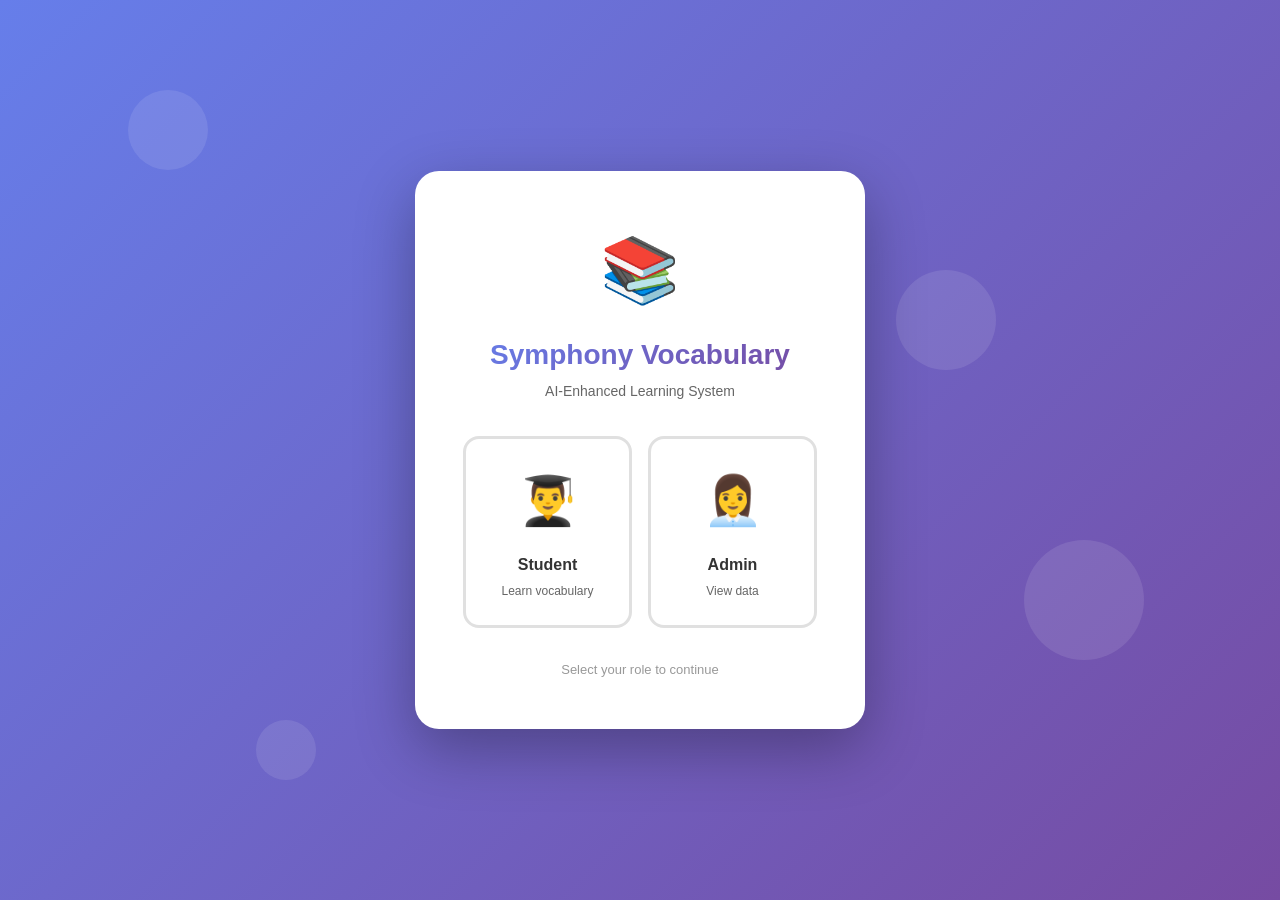
<file: index.html>
<!DOCTYPE html>
<html lang="en">
<head>
    <meta charset="UTF-8">
    <meta name="viewport" content="width=device-width, initial-scale=1.0">
    <title>Symphony Vocabulary Learning System</title>
    <link rel="stylesheet" href="css/main.css">
    <style>
        body {
            margin: 0;
            padding: 0;
            min-height: 100vh;
            display: flex;
            align-items: center;
            justify-content: center;
            background: linear-gradient(135deg, #667eea 0%, #764ba2 100%);
            overflow: hidden;
        }
        
        .background-animation {
            position: fixed;
            top: 0;
            left: 0;
            width: 100%;
            height: 100%;
            z-index: 0;
            overflow: hidden;
        }
        
        .floating-shape {
            position: absolute;
            background: rgba(255, 255, 255, 0.1);
            border-radius: 50%;
            animation: float 15s infinite ease-in-out;
        }
        
        .shape1 { width: 80px; height: 80px; top: 10%; left: 10%; animation-delay: 0s; }
        .shape2 { width: 120px; height: 120px; top: 60%; left: 80%; animation-delay: 2s; }
        .shape3 { width: 60px; height: 60px; top: 80%; left: 20%; animation-delay: 4s; }
        .shape4 { width: 100px; height: 100px; top: 30%; left: 70%; animation-delay: 1s; }
        
        @keyframes float {
            0%, 100% { transform: translateY(0) translateX(0); }
            25% { transform: translateY(-30px) translateX(20px); }
            50% { transform: translateY(-60px) translateX(-20px); }
            75% { transform: translateY(-30px) translateX(20px); }
        }
        
        .login-container {
            position: relative;
            z-index: 1;
            background: white;
            border-radius: 24px;
            box-shadow: 0 20px 60px rgba(0, 0, 0, 0.3);
            padding: 48px;
            max-width: 450px;
            width: 90%;
            animation: slideUp 0.6s ease-out;
        }
        
        @keyframes slideUp {
            from { opacity: 0; transform: translateY(30px); }
            to { opacity: 1; transform: translateY(0); }
        }
        
        .logo { text-align: center; margin-bottom: 32px; }
        .logo-icon { font-size: 64px; margin-bottom: 16px; }
        .logo h1 {
            font-size: 28px;
            margin: 0 0 8px 0;
            background: linear-gradient(135deg, #667eea, #764ba2);
            -webkit-background-clip: text;
            -webkit-text-fill-color: transparent;
        }
        .logo p { font-size: 14px; color: #666; margin: 0; }
        
        .role-selector {
            display: grid;
            grid-template-columns: 1fr 1fr;
            gap: 16px;
            margin-bottom: 32px;
        }
        
        .role-card {
            padding: 24px 16px;
            border: 3px solid #e0e0e0;
            border-radius: 16px;
            cursor: pointer;
            transition: all 0.3s;
            text-align: center;
        }
        
        .role-card:hover {
            border-color: #667eea;
            background: rgba(102, 126, 234, 0.05);
            transform: translateY(-4px);
            box-shadow: 0 8px 16px rgba(102, 126, 234, 0.2);
        }
        
        .role-card.selected {
            border-color: #667eea;
            background: rgba(102, 126, 234, 0.1);
        }
        
        .role-icon { font-size: 48px; margin-bottom: 12px; }
        .role-title { font-weight: 700; font-size: 16px; margin-bottom: 4px; }
        .role-description { font-size: 12px; color: #666; }
        
        .login-form { display: none; }
        .login-form.active { display: block; animation: fadeIn 0.4s ease-out; }
        
        @keyframes fadeIn {
            from { opacity: 0; }
            to { opacity: 1; }
        }
        
        .form-group { margin-bottom: 24px; }
        .form-label {
            display: block;
            margin-bottom: 8px;
            font-weight: 600;
            font-size: 14px;
            color: #333;
        }
        
        .form-input {
            width: 100%;
            padding: 14px 16px;
            font-size: 16px;
            border: 2px solid #e0e0e0;
            border-radius: 12px;
            transition: all 0.3s;
            font-family: inherit;
        }
        
        .form-input:focus {
            outline: none;
            border-color: #667eea;
            box-shadow: 0 0 0 4px rgba(102, 126, 234, 0.1);
        }
        
        .btn-login {
            width: 100%;
            padding: 16px;
            background: linear-gradient(135deg, #667eea, #764ba2);
            color: white;
            border: none;
            border-radius: 12px;
            font-size: 16px;
            font-weight: 700;
            cursor: pointer;
            transition: all 0.3s;
            box-shadow: 0 4px 12px rgba(102, 126, 234, 0.4);
        }
        
        .btn-login:hover {
            transform: translateY(-2px);
            box-shadow: 0 6px 16px rgba(102, 126, 234, 0.5);
        }
        
        .back-button { margin-top: 16px; text-align: center; }
        .back-link { color: #667eea; font-size: 14px; cursor: pointer; text-decoration: none; }
        .back-link:hover { text-decoration: underline; }
        .info-text { text-align: center; margin-top: 24px; font-size: 13px; color: #999; }
    </style>
</head>
<body>

<div class="background-animation">
    <div class="floating-shape shape1"></div>
    <div class="floating-shape shape2"></div>
    <div class="floating-shape shape3"></div>
    <div class="floating-shape shape4"></div>
</div>

<div class="login-container">
    <div class="logo">
        <div class="logo-icon">📚</div>
        <h1>Symphony Vocabulary</h1>
        <p>AI-Enhanced Learning System</p>
    </div>
    
    <div id="roleSelection">
        <div class="role-selector">
            <div class="role-card" onclick="selectRole('student')">
                <div class="role-icon">👨‍🎓</div>
                <div class="role-title">Student</div>
                <div class="role-description">Learn vocabulary</div>
            </div>
            
            <div class="role-card" onclick="selectRole('admin')">
                <div class="role-icon">👩‍💼</div>
                <div class="role-title">Admin</div>
                <div class="role-description">View data</div>
            </div>
        </div>
        <div class="info-text">Select your role to continue</div>
    </div>
    
    <div id="studentForm" class="login-form">
        <form onsubmit="loginStudent(event)">
            <div class="form-group">
                <label class="form-label">What's your name?</label>
                <input type="text" id="studentName" class="form-input" placeholder="Enter your name" required>
            </div>
            <button type="submit" class="btn-login">Start Learning 🚀</button>
        </form>
        <div class="back-button">
            <a class="back-link" onclick="backToRoleSelection()">← Back</a>
        </div>
    </div>
    
    <div id="adminForm" class="login-form">
        <form onsubmit="loginAdmin(event)">
            <div class="form-group">
                <label class="form-label">Username</label>
                <input type="text" id="adminUsername" class="form-input" placeholder="Enter username" required>
            </div>
            <div class="form-group">
                <label class="form-label">Password</label>
                <input type="password" id="adminPassword" class="form-input" placeholder="Enter password" required>
            </div>
            <button type="submit" class="btn-login">Login as Admin</button>
        </form>
        <div class="back-button">
            <a class="back-link" onclick="backToRoleSelection()">← Back</a>
        </div>
        <div class="info-text" style="margin-top: 16px;">Default: admin / admin123</div>
    </div>
</div>

<script src="js/config.js"></script>
<script src="js/auth.js"></script>
<script>
function selectRole(role) {
    document.getElementById('roleSelection').style.display = 'none';
    if (role === 'student') {
        document.getElementById('studentForm').classList.add('active');
        document.getElementById('studentName').focus();
    } else {
        document.getElementById('adminForm').classList.add('active');
        document.getElementById('adminUsername').focus();
    }
}

function backToRoleSelection() {
    document.getElementById('roleSelection').style.display = 'block';
    document.getElementById('studentForm').classList.remove('active');
    document.getElementById('adminForm').classList.remove('active');
}

function loginStudent(event) {
    event.preventDefault();
    const name = document.getElementById('studentName').value.trim();
    if (!name) {
        alert('Please enter your name!');
        return;
    }
    
    // Wait for scripts to load
    if (typeof window.AUTH === 'undefined') {
        alert('System is still loading. Please wait a moment and try again.');
        return;
    }
    
    try {
        window.AUTH.loginStudent(name);
        
        // Delay redirect slightly to ensure data is saved
        setTimeout(() => {
            window.location.href = 'student-dashboard.html';
        }, 100);
    } catch (error) {
        alert('Login error: ' + error.message);
        console.error('Login error:', error);
    }
}

function loginAdmin(event) {
    event.preventDefault();
    const username = document.getElementById('adminUsername').value.trim();
    const password = document.getElementById('adminPassword').value;
    
    // Wait for scripts to load
    if (typeof window.AUTH === 'undefined') {
        alert('System is still loading. Please wait a moment and try again.');
        return;
    }
    
    try {
        const success = window.AUTH.loginAdmin(username, password);
        if (success) {
            setTimeout(() => {
                window.location.href = 'admin-dashboard.html';
            }, 100);
        } else {
            alert('Invalid credentials! Default is:\nUsername: admin\nPassword: admin123');
        }
    } catch (error) {
        alert('Login error: ' + error.message);
        console.error('Admin login error:', error);
    }
}
</script>
    </div>

<script src="js/config.js"></script>
<script src="js/auth.js"></script>

<script>
// Wait for everything to load
window.addEventListener('load', function() {
    console.log('Page loaded');
    console.log('CONFIG available:', typeof window.SYMPHONY_CONFIG);
    console.log('AUTH available:', typeof window.AUTH);
});

function selectRole(role) {
    document.getElementById('roleSelection').style.display = 'none';
    if (role === 'student') {
        document.getElementById('studentForm').classList.add('active');
        document.getElementById('studentName').focus();
    } else {
        document.getElementById('adminForm').classList.add('active');
        document.getElementById('adminUsername').focus();
    }
}

function backToRoleSelection() {
    document.getElementById('roleSelection').style.display = 'block';
    document.getElementById('studentForm').classList.remove('active');
    document.getElementById('adminForm').classList.remove('active');
}

function loginStudent(event) {
    event.preventDefault();
    
    const name = document.getElementById('studentName').value.trim();
    
    if (!name) {
        alert('Please enter your name!');
        return;
    }
    
    console.log('Attempting student login for:', name);
    
    // Check if AUTH is available
    if (typeof window.AUTH === 'undefined') {
        alert('System is loading. Please refresh the page and try again.');
        console.error('AUTH not loaded!');
        return;
    }
    
    try {
        console.log('Calling AUTH.loginStudent...');
        const student = window.AUTH.loginStudent(name);
        console.log('Login successful:', student);
        
        // Small delay before redirect
        setTimeout(function() {
            console.log('Redirecting to dashboard...');
            window.location.href = 'student-dashboard.html';
        }, 200);
        
    } catch (error) {
        console.error('Login error:', error);
        alert('Login error: ' + error.message + '\n\nPlease check the browser console (F12) for details.');
    }
}

function loginAdmin(event) {
    event.preventDefault();
    
    const username = document.getElementById('adminUsername').value.trim();
    const password = document.getElementById('adminPassword').value;
    
    console.log('Attempting admin login...');
    
    // Check if AUTH is available
    if (typeof window.AUTH === 'undefined') {
        alert('System is loading. Please refresh the page and try again.');
        console.error('AUTH not loaded!');
        return;
    }
    
    try {
        const success = window.AUTH.loginAdmin(username, password);
        
        if (success) {
            console.log('Admin login successful');
            setTimeout(function() {
                window.location.href = 'admin-dashboard.html';
            }, 200);
        } else {
            alert('Invalid credentials!\n\nDefault login:\nUsername: admin\nPassword: admin123');
        }
    } catch (error) {
        console.error('Admin login error:', error);
        alert('Login error: ' + error.message);
    }
}
<script src="js/config.js"></script>
<script src="js/auth.js"></script>

<script>
function selectRole(role) {
    document.getElementById('roleSelection').style.display = 'none';
    if (role === 'student') {
        document.getElementById('studentForm').classList.add('active');
        setTimeout(() => document.getElementById('studentName').focus(), 100);
    } else {
        document.getElementById('adminForm').classList.add('active');
        setTimeout(() => document.getElementById('adminUsername').focus(), 100);
    }
}

function backToRoleSelection() {
    document.getElementById('roleSelection').style.display = 'block';
    document.getElementById('studentForm').classList.remove('active');
    document.getElementById('adminForm').classList.remove('active');
}

function loginStudent(event) {
    event.preventDefault();
    
    const nameInput = document.getElementById('studentName');
    const name = nameInput.value.trim();
    
    if (!name) {
        alert('Please enter your name!');
        return;
    }
    
    // Wait for AUTH to be available
    if (typeof window.AUTH === 'undefined' || typeof window.SYMPHONY_CONFIG === 'undefined') {
        alert('System is still loading. Please wait a moment and try again.');
        setTimeout(() => location.reload(), 1000);
        return;
    }
    
    try {
        // Login the student
        window.AUTH.loginStudent(name);
        
        // Wait a bit before redirect
        setTimeout(() => {
            window.location.href = 'student-dashboard.html';
        }, 300);
        
    } catch (error) {
        alert('Login error: ' + error.message);
        console.error('Full error:', error);
    }
}

function loginAdmin(event) {
    event.preventDefault();
    
    const username = document.getElementById('adminUsername').value.trim();
    const password = document.getElementById('adminPassword').value;
    
    // Wait for AUTH to be available
    if (typeof window.AUTH === 'undefined' || typeof window.SYMPHONY_CONFIG === 'undefined') {
        alert('System is still loading. Please wait a moment and try again.');
        setTimeout(() => location.reload(), 1000);
        return;
    }
    
    try {
        const success = window.AUTH.loginAdmin(username, password);
        
        if (success) {
            setTimeout(() => {
                window.location.href = 'admin-dashboard.html';
            }, 300);
        } else {
            alert('Invalid credentials!\n\nDefault login:\nUsername: admin\nPassword: admin123');
        }
    } catch (error) {
        alert('Login error: ' + error.message);
        console.error('Full error:', error);
    }
}

// Ensure scripts are loaded
window.addEventListener('load', function() {
    console.log('Page loaded. AUTH available:', typeof window.AUTH !== 'undefined');
    console.log('CONFIG available:', typeof window.SYMPHONY_CONFIG !== 'undefined');
});
</script>

</body>
</html>

</body>
</html>
</body>
</html>
</file>
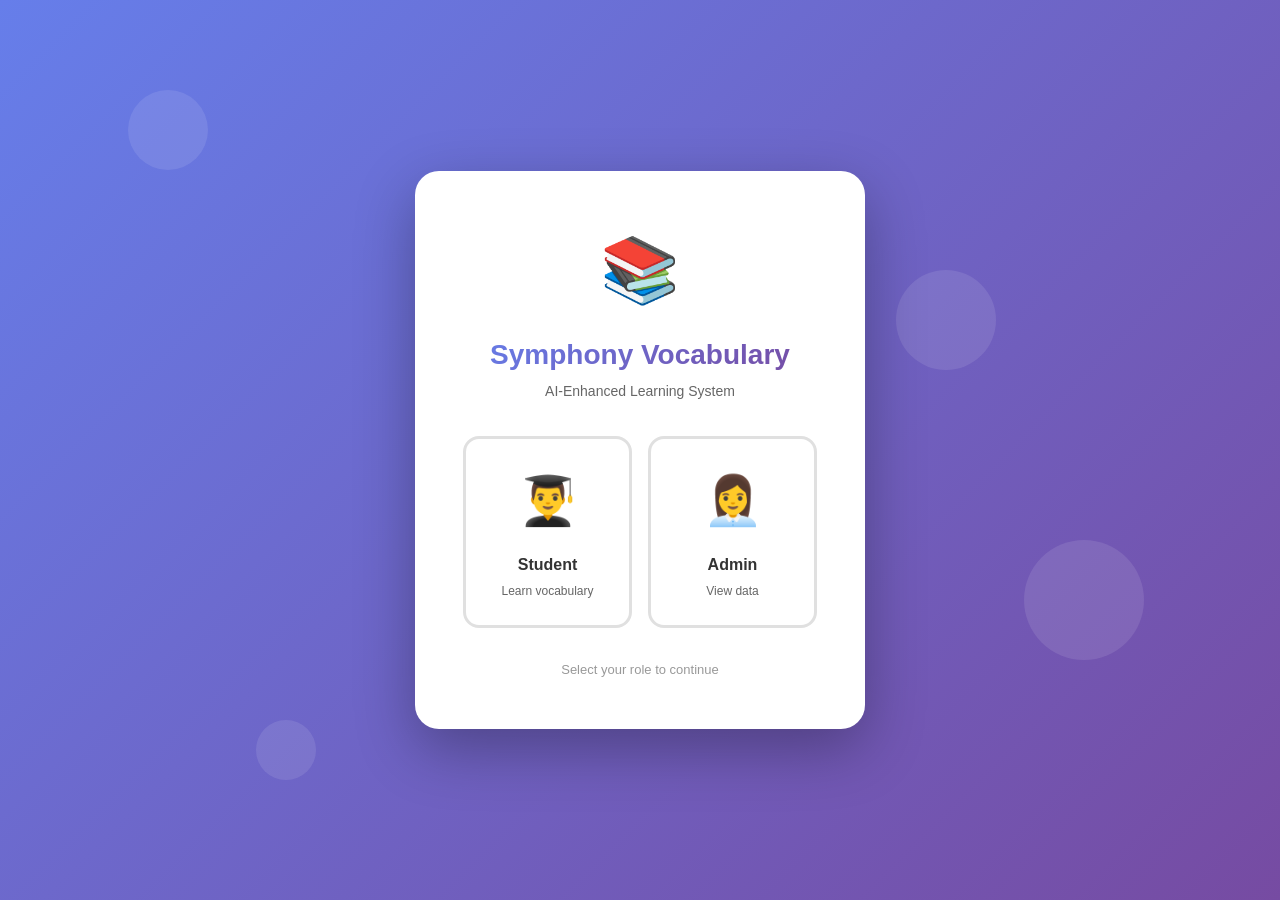
<file: admin Dashboard.html>
<!DOCTYPE html>
<html lang="en">
<head>
    <meta charset="UTF-8">
    <meta name="viewport" content="width=device-width, initial-scale=1.0">
    <title>Admin Dashboard - Symphony Vocab Research</title>
    <link rel="stylesheet" href="css/main.css">
    <style>
        body { background: #f5f7fa; }
        
        .admin-header {
            background: linear-gradient(135deg, #667eea 0%, #764ba2 100%);
            color: white;
            padding: 24px 0;
            box-shadow: 0 4px 20px rgba(0,0,0,0.1);
        }
        
        .admin-header-content {
            max-width: 1400px;
            margin: 0 auto;
            padding: 0 24px;
            display: flex;
            justify-content: space-between;
            align-items: center;
        }
        
        .admin-title h1 { font-size: 28px; margin: 0 0 4px 0; }
        .admin-title p { margin: 0; opacity: 0.9; font-size: 14px; }
        
        .admin-nav { display: flex; gap: 12px; }
        .admin-nav button {
            padding: 10px 20px;
            background: rgba(255,255,255,0.2);
            border: 2px solid rgba(255,255,255,0.3);
            color: white;
            border-radius: 8px;
            cursor: pointer;
            font-weight: 600;
            transition: all 0.3s;
        }
        .admin-nav button:hover { background: rgba(255,255,255,0.3); }
        
        .admin-container {
            max-width: 1400px;
            margin: 0 auto;
            padding: 32px 24px;
        }
        
        .stats-grid {
            display: grid;
            grid-template-columns: repeat(auto-fit, minmax(250px, 1fr));
            gap: 24px;
            margin-bottom: 32px;
        }
        
        .stat-card {
            background: white;
            padding: 24px;
            border-radius: 16px;
            box-shadow: 0 2px 8px rgba(0,0,0,0.04);
            border: 1px solid #e8ecef;
        }
        
        .stat-icon { font-size: 32px; margin-bottom: 12px; }
        .stat-label {
            font-size: 14px;
            color: #666;
            font-weight: 600;
            text-transform: uppercase;
            letter-spacing: 0.5px;
            margin-bottom: 8px;
        }
        .stat-value { font-size: 36px; font-weight: 700; color: #333; }
        
        .students-table-container {
            background: white;
            border-radius: 16px;
            box-shadow: 0 2px 8px rgba(0,0,0,0.04);
            overflow: hidden;
        }
        
        .table-header {
            padding: 24px;
            border-bottom: 2px solid #f0f0f0;
            display: flex;
            justify-content: space-between;
            align-items: center;
        }
        
        .table-header h2 { margin: 0; font-size: 20px; }
        .table-actions { display: flex; gap: 12px; }
        
        .search-box {
            padding: 10px 16px;
            border: 2px solid #e0e0e0;
            border-radius: 8px;
            font-size: 14px;
            width: 250px;
        }
        
        .students-table {
            width: 100%;
            border-collapse: collapse;
        }
        
        .students-table thead { background: #f8f9fa; }
        .students-table th {
            padding: 16px 24px;
            text-align: left;
            font-weight: 600;
            font-size: 13px;
            color: #666;
            text-transform: uppercase;
            letter-spacing: 0.5px;
        }
        
        .students-table td {
            padding: 20px 24px;
            border-top: 1px solid #f0f0f0;
        }
        
        .students-table tbody tr:hover { background: #f8f9fa; }
        
        .student-name { font-weight: 600; color: #333; }
        
        .progress-mini {
            width: 100px;
            height: 8px;
            background: #e0e0e0;
            border-radius: 4px;
            overflow: hidden;
        }
        
        .progress-mini-fill {
            height: 100%;
            background: linear-gradient(90deg, #667eea, #764ba2);
            transition: width 0.3s;
        }
        
        .action-btn {
            padding: 6px 12px;
            font-size: 12px;
            border-radius: 6px;
            border: none;
            cursor: pointer;
            font-weight: 600;
            transition: all 0.2s;
        }
        
        .action-btn-view { background: #e3f2fd; color: #1976d2; }
        .action-btn:hover { transform: translateY(-1px); box-shadow: 0 2px 4px rgba(0,0,0,0.1); }
        
        .export-section {
            background: white;
            padding: 32px;
            border-radius: 16px;
            box-shadow: 0 2px 8px rgba(0,0,0,0.04);
            margin-top: 32px;
        }
        
        .export-grid {
            display: grid;
            grid-template-columns: repeat(auto-fit, minmax(300px, 1fr));
            gap: 20px;
            margin-top: 24px;
        }
        
        .export-card {
            padding: 24px;
            border: 2px solid #e0e0e0;
            border-radius: 12px;
            transition: all 0.3s;
        }
        
        .export-card:hover {
            border-color: #667eea;
            box-shadow: 0 4px 12px rgba(102, 126, 234, 0.15);
        }
        
        .export-card h3 { font-size: 18px; margin-bottom: 8px; }
        .export-card p { color: #666; font-size: 14px; margin-bottom: 16px; }
        
        .empty-state {
            text-align: center;
            padding: 60px 20px;
            color: #999;
        }
        
        .empty-state-icon { font-size: 64px; margin-bottom: 16px; opacity: 0.5; }
    </style>
</head>
<body>

<div class="admin-header">
    <div class="admin-header-content">
        <div class="admin-title">
            <h1>🎓 Admin Dashboard</h1>
            <p>Research Data Management & Student Progress</p>
        </div>
        <div class="admin-nav">
            <button onclick="refreshData()">🔄 Refresh</button>
            <button onclick="window.location.href='index.html'">🚪 Logout</button>
        </div>
    </div>
</div>

<div class="admin-container">
    
    <div class="stats-grid">
        <div class="stat-card">
            <div class="stat-icon">👥</div>
            <div class="stat-label">Total Students</div>
            <div class="stat-value" id="totalStudents">0</div>
        </div>
        
        <div class="stat-card">
            <div class="stat-icon">📚</div>
            <div class="stat-label">Words Learned</div>
            <div class="stat-value" id="totalWordsLearned">0</div>
        </div>
        
        <div class="stat-card">
            <div class="stat-icon">🎯</div>
            <div class="stat-label">Avg Completion</div>
            <div class="stat-value" id="avgCompletion">0%</div>
        </div>
        
        <div class="stat-card">
            <div class="stat-icon">⚡</div>
            <div class="stat-label">Active Sessions</div>
            <div class="stat-value" id="activeSessions">0</div>
        </div>
    </div>
    
    <div class="students-table-container">
        <div class="table-header">
            <h2>📋 Student Progress Overview</h2>
            <div class="table-actions">
                <input type="text" id="searchInput" class="search-box" placeholder="🔍 Search students..." onkeyup="searchStudents()">
                <button class="btn btn-primary btn-sm" onclick="exportAllData()">📥 Export All Data</button>
            </div>
        </div>
        
        <table class="students-table">
            <thead>
                <tr>
                    <th>Student Name</th>
                    <th>Words Learned</th>
                    <th>Progress</th>
                    <th>Points</th>
                    <th>Streak</th>
                    <th>Last Active</th>
                    <th>Actions</th>
                </tr>
            </thead>
            <tbody id="studentsTableBody"></tbody>
        </table>
        
        <div id="emptyState" class="empty-state hidden">
            <div class="empty-state-icon">📭</div>
            <h3>No Students Yet</h3>
            <p>Students will appear here once they start using the system.</p>
        </div>
    </div>
    
    <div class="export-section">
        <h2>📊 Research Data Export</h2>
        <p>Export data in research-ready formats for analysis in SPSS, Excel, or R</p>
        
        <div class="export-grid">
            <div class="export-card">
                <h3>📄 Student Progress Data</h3>
                <p>Complete student progress with vocabulary gains and success rates</p>
                <button class="btn btn-success" onclick="exportStudentData()">Export CSV</button>
            </div>
            
            <div class="export-card">
                <h3>🎯 Interaction Logs</h3>
                <p>Every student interaction with timestamps and scaffolding levels</p>
                <button class="btn btn-success" onclick="exportInteractionLogs()">Export CSV</button>
            </div>
            
            <div class="export-card">
                <h3>📈 Session Data</h3>
                <p>Session-by-session data including duration and performance metrics</p>
                <button class="btn btn-success" onclick="exportSessionData()">Export CSV</button>
            </div>
            
            <div class="export-card">
                <h3>🔬 Research Summary</h3>
                <p>Aggregated statistics for dissertation analysis</p>
                <button class="btn btn-primary" onclick="exportResearchSummary()">Generate Report</button>
            </div>
        </div>
    </div>
    
</div>

<script src="js/config.js"></script>
<script src="js/auth.js"></script>
<script src="js/utils.js"></script>
<script>
let currentStudents = {};

function checkAuth() {
    const userRole = localStorage.getItem('symphonyUserRole');
    if (userRole !== 'admin') {
        alert('Access denied! Admin credentials required.');
        window.location.href = 'index.html';
    }
}

function loadDashboard() {
    loadStudents();
    calculateStatistics();
    populateStudentsTable();
}

function loadStudents() {
    currentStudents = JSON.parse(localStorage.getItem('symphonyStudents') || '{}');
}

function calculateStatistics() {
    const students = Object.values(currentStudents);
    
    document.getElementById('totalStudents').textContent = students.length;
    
    const totalWords = students.reduce((sum, s) => sum + (s.wordsLearned || 0), 0);
    document.getElementById('totalWordsLearned').textContent = totalWords;
    
    const avgCompletion = students.length > 0
        ? Math.round(students.reduce((sum, s) => sum + ((s.wordsLearned || 0) / 15 * 100), 0) / students.length)
        : 0;
    document.getElementById('avgCompletion').textContent = avgCompletion + '%';
    
    const sevenDaysAgo = Date.now() - (7 * 24 * 60 * 60 * 1000);
    const activeSessions = students.reduce((sum, s) => {
        return sum + (s.sessions || []).filter(session => 
            new Date(session.startTime).getTime() > sevenDaysAgo
        ).length;
    }, 0);
    document.getElementById('activeSessions').textContent = activeSessions;
}

function populateStudentsTable() {
    const tbody = document.getElementById('studentsTableBody');
    const emptyState = document.getElementById('emptyState');
    const students = Object.values(currentStudents);
    
    if (students.length === 0) {
        tbody.innerHTML = '';
        emptyState.classList.remove('hidden');
        return;
    }
    
    emptyState.classList.add('hidden');
    
    students.sort((a, b) => new Date(b.lastLogin) - new Date(a.lastLogin));
    
    tbody.innerHTML = students.map(student => {
        const progress = Math.round((student.wordsLearned || 0) / 15 * 100);
        const lastActive = formatDate(student.lastLogin);
        
        return `
            <tr>
                <td>
                    <div class="student-name">${student.username}</div>
                    <div style="font-size: 12px; color: #999;">Level ${student.level || 1}</div>
                </td>
                <td>${student.wordsLearned || 0} / 15</td>
                <td>
                    <div class="progress-mini">
                        <div class="progress-mini-fill" style="width: ${progress}%"></div>
                    </div>
                    <div style="font-size: 12px; color: #666; margin-top: 4px;">${progress}%</div>
                </td>
                <td style="font-weight: 600;">${student.points || 0}</td>
                <td>${student.streak || 0} ${student.streak === 1 ? 'day' : 'days'} ${student.streak >= 3 ? '🔥' : ''}</td>
                <td style="font-size: 13px; color: #666;">${lastActive}</td>
                <td>
                    <button class="action-btn action-btn-view" onclick="alert('Student details: ${student.username}')">View</button>
                </td>
            </tr>
        `;
    }).join('');
}

function formatDate(dateString) {
    const date = new Date(dateString);
    const now = new Date();
    const diffMs = now - date;
    const diffMins = Math.round(diffMs / 60000);
    const diffHours = Math.round(diffMs / 3600000);
    const diffDays = Math.round(diffMs / 86400000);
    
    if (diffMins < 60) return `${diffMins} min ago`;
    if (diffHours < 24) return `${diffHours} hour${diffHours > 1 ? 's' : ''} ago`;
    if (diffDays < 7) return `${diffDays} day${diffDays > 1 ? 's' : ''} ago`;
    
    return date.toLocaleDateString();
}

function searchStudents() {
    const searchTerm = document.getElementById('searchInput').value.toLowerCase();
    const rows = document.querySelectorAll('#studentsTableBody tr');
    
    rows.forEach(row => {
        const name = row.querySelector('.student-name').textContent.toLowerCase();
        row.style.display = name.includes(searchTerm) ? '' : 'none';
    });
}

function exportStudentData() {
    const students = Object.values(currentStudents);
    
    let csv = 'Student_ID,Words_Learned,Words_Mastered,Points,Level,Streak,Total_Sessions,Created_Date,Last_Login\n';
    
    students.forEach(student => {
        csv += [
            student.username,
            student.wordsLearned || 0,
            student.wordsMastered || 0,
            student.points || 0,
            student.level || 1,
            student.streak || 0,
            (student.sessions || []).length,
            student.createdDate,
            student.lastLogin
        ].join(',') + '\n';
    });
    
    downloadCSV(csv, 'student-progress-data.csv');
}

function exportInteractionLogs() {
    const researchLog = JSON.parse(localStorage.getItem('symphonyResearchLog') || '[]');
    
    let csv = 'Timestamp,Event_Type,Student,Word_ID,Attempt,Scaffolding_Level,Correct,Points\n';
    
    researchLog.forEach(log => {
        if (log.eventType === 'word_attempt') {
            csv += [
                log.timestamp,
                log.eventType,
                log.data.student || '',
                log.data.wordId || '',
                log.data.attemptNumber || '',
                log.data.scaffoldingLevel || '',
                log.data.correct || false,
                log.data.pointsEarned || ''
            ].join(',') + '\n';
        }
    });
    
    downloadCSV(csv, 'interaction-logs.csv');
}

function exportSessionData() {
    const students = Object.values(currentStudents);
    
    let csv = 'Student_ID,Session_ID,Start_Time,Words_Learned,Success_Rate\n';
    
    students.forEach(student => {
        (student.sessions || []).forEach(session => {
            const successRate = session.totalAttempts > 0 
                ? Math.round((session.correctAttempts / session.totalAttempts) * 100)
                : 0;
            
            csv += [
                student.username,
                session.sessionId,
                session.startTime,
                session.wordsLearned || 0,
                successRate
            ].join(',') + '\n';
        });
    });
    
    downloadCSV(csv, 'session-data.csv');
}

function exportResearchSummary() {
    const students = Object.values(currentStudents);
    const researchLog = JSON.parse(localStorage.getItem('symphonyResearchLog') || '[]');
    
    const summary = {
        totalStudents: students.length,
        totalSessions: students.reduce((sum, s) => sum + (s.sessions || []).length, 0),
        totalWordsLearned: students.reduce((sum, s) => sum + (s.wordsLearned || 0), 0),
        totalInteractions: researchLog.length,
        avgCompletion: students.length > 0 
            ? Math.round(students.reduce((sum, s) => sum + ((s.wordsLearned || 0) / 15 * 100), 0) / students.length)
            : 0
    };
    
    alert('Research Summary:\n\n' + 
        `Total Students: ${summary.totalStudents}\n` +
        `Total Sessions: ${summary.totalSessions}\n` +
        `Total Words Learned: ${summary.totalWordsLearned}\n` +
        `Total Interactions Logged: ${summary.totalInteractions}\n` +
        `Average Completion: ${summary.avgCompletion}%\n\n` +
        'Full data exports available via CSV buttons above.'
    );
}

function exportAllData() {
    exportStudentData();
    setTimeout(() => exportInteractionLogs(), 500);
    setTimeout(() => exportSessionData(), 1000);
}

function downloadCSV(csvContent, filename) {
    const blob = new Blob([csvContent], { type: 'text/csv;charset=utf-8;' });
    const link = document.createElement('a');
    const url = URL.createObjectURL(blob);
    
    link.setAttribute('href', url);
    link.setAttribute('download', filename);
    link.style.visibility = 'hidden';
    
    document.body.appendChild(link);
    link.click();
    document.body.removeChild(link);
}

function refreshData() {
    loadDashboard();
    alert('Data refreshed!');
}

checkAuth();
loadDashboard();
</script>

</body>
</html>
</file>
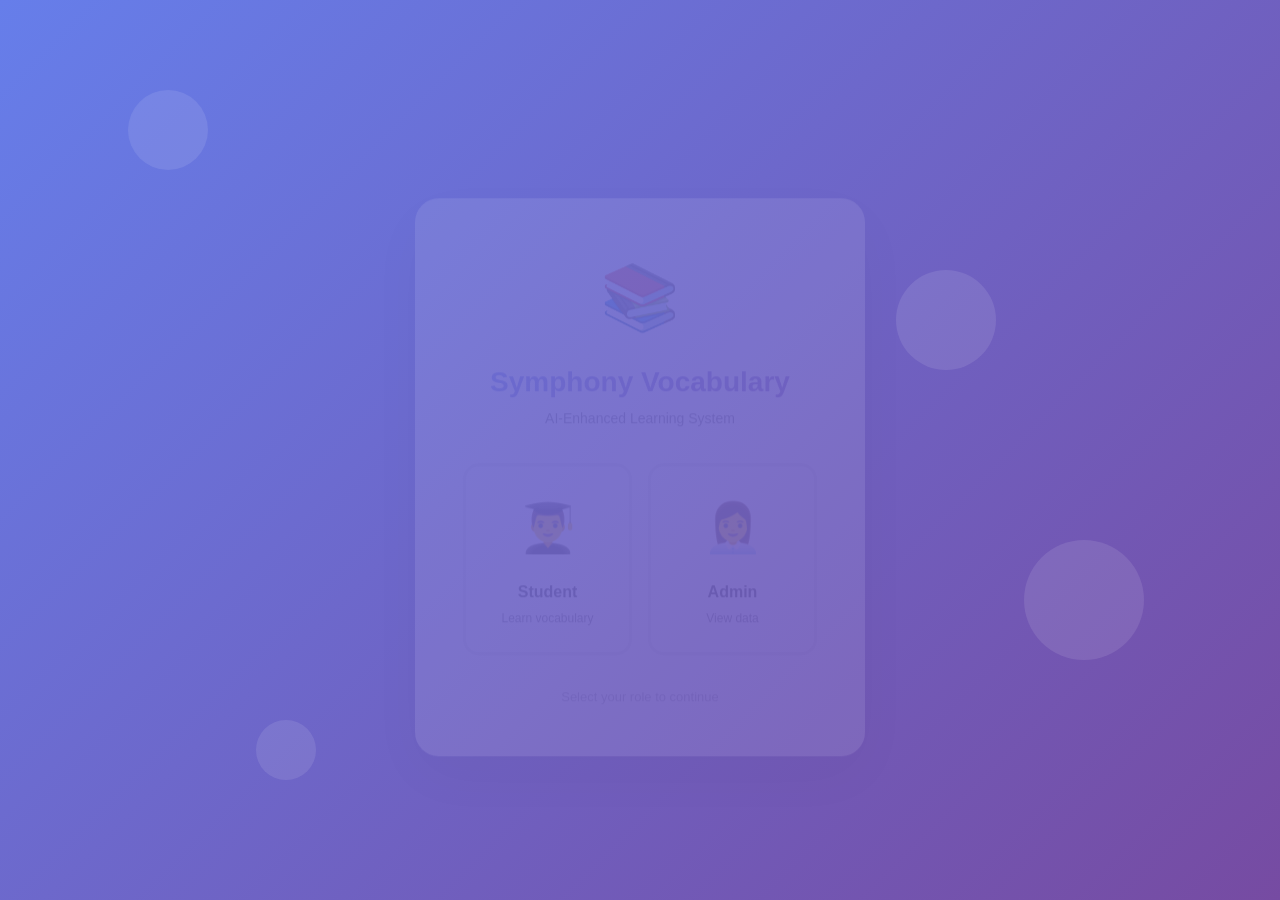
<file: learning.html>
<!DOCTYPE html>
<html lang="en">
<head>
    <meta charset="UTF-8">
    <meta name="viewport" content="width=device-width, initial-scale=1.0">
    <title>Learning - Symphony Vocab</title>
    <link rel="stylesheet" href="css/main.css">
    <style>
        body { background: #f5f7fa; overflow-x: hidden; }
        
        .learning-header {
            background: linear-gradient(135deg, #667eea 0%, #764ba2 100%);
            color: white;
            padding: 16px 0;
            box-shadow: 0 2px 10px rgba(0,0,0,0.1);
            position: sticky;
            top: 0;
            z-index: 100;
        }
        
        .header-content {
            max-width: 1200px;
            margin: 0 auto;
            padding: 0 24px;
            display: flex;
            justify-content: space-between;
            align-items: center;
        }
        
        .header-left h1 { font-size: 20px; margin: 0 0 4px 0; }
        .header-left p { margin: 0; font-size: 13px; opacity: 0.9; }
        .header-right { display: flex; gap: 12px; align-items: center; }
        
        .learning-container {
            max-width: 900px;
            margin: 32px auto;
            padding: 0 24px;
        }
        
        .word-card {
            background: white;
            border-radius: 24px;
            box-shadow: 0 4px 20px rgba(0,0,0,0.08);
            padding: 48px;
            margin-bottom: 32px;
            animation: slideUp 0.6s ease-out;
        }
        
        @keyframes slideUp {
            from { opacity: 0; transform: translateY(30px); }
            to { opacity: 1; transform: translateY(0); }
        }
        
        .word-display { text-align: center; margin-bottom: 40px; }
        .word-image-container { margin-bottom: 24px; }
        .word-image {
            max-width: 100%;
            height: 300px;
            object-fit: contain;
            border-radius: 16px;
        }
        
        .audio-button {
            display: inline-flex;
            align-items: center;
            gap: 8px;
            padding: 14px 28px;
            background: linear-gradient(135deg, #667eea, #764ba2);
            color: white;
            border: none;
            border-radius: 12px;
            font-size: 16px;
            font-weight: 600;
            cursor: pointer;
            margin-bottom: 24px;
            transition: all 0.3s;
            box-shadow: 0 4px 12px rgba(102, 126, 234, 0.3);
        }
        
        .audio-button:hover {
            transform: translateY(-2px);
            box-shadow: 0 6px 16px rgba(102, 126, 234, 0.4);
        }
        
        .word-text {
            font-size: 56px;
            font-weight: 700;
            color: #333;
            margin: 16px 0;
            letter-spacing: 1px;
        }
        
        .word-pronunciation {
            font-size: 18px;
            color: #667eea;
            font-style: italic;
            margin-bottom: 8px;
        }
        
        .word-definition {
            font-size: 20px;
            color: #666;
            line-height: 1.8;
            margin: 24px 0;
            padding: 24px;
            background: #f8f9fa;
            border-radius: 12px;
            border-left: 4px solid #667eea;
        }
        
        .question-container {
            background: #f8f9fa;
            padding: 32px;
            border-radius: 16px;
            margin-bottom: 32px;
        }
        
        .question-prompt {
            font-size: 20px;
            font-weight: 600;
            color: #333;
            margin-bottom: 16px;
            line-height: 1.6;
        }
        
        .hint-text {
            font-size: 15px;
            color: #667eea;
            font-style: italic;
            margin-bottom: 20px;
            padding: 12px 16px;
            background: rgba(102, 126, 234, 0.1);
            border-radius: 8px;
        }
        
        .visual-clue {
            font-size: 32px;
            font-weight: 700;
            letter-spacing: 4px;
            color: #667eea;
            margin: 20px 0;
            text-align: center;
        }
        
        .answer-input {
            width: 100%;
            padding: 18px 24px;
            font-size: 18px;
            border: 3px solid #e0e0e0;
            border-radius: 12px;
            transition: all 0.3s;
            font-family: inherit;
        }
        
        .answer-input:focus {
            outline: none;
            border-color: #667eea;
            box-shadow: 0 0 0 4px rgba(102, 126, 234, 0.1);
        }
        
        .choice-options {
            display: grid;
            gap: 12px;
            margin: 20px 0;
        }
        
        .choice-option {
            padding: 20px 24px;
            background: white;
            border: 3px solid #e0e0e0;
            border-radius: 12px;
            cursor: pointer;
            transition: all 0.3s;
            font-size: 18px;
            text-align: left;
        }
        
        .choice-option:hover {
            border-color: #667eea;
            background: rgba(102, 126, 234, 0.05);
            transform: translateX(4px);
        }
        
        .choice-option.selected {
            border-color: #667eea;
            background: rgba(102, 126, 234, 0.1);
        }
        
        .submit-button {
            width: 100%;
            padding: 18px;
            background: linear-gradient(135deg, #667eea, #764ba2);
            color: white;
            border: none;
            border-radius: 12px;
            font-size: 18px;
            font-weight: 700;
            cursor: pointer;
            margin-top: 20px;
            transition: all 0.3s;
            box-shadow: 0 4px 12px rgba(102, 126, 234, 0.3);
        }
        
        .submit-button:hover:not(:disabled) {
            transform: translateY(-2px);
            box-shadow: 0 6px 16px rgba(102, 126, 234, 0.4);
        }
        
        .submit-button:disabled {
            opacity: 0.5;
            cursor: not-allowed;
        }
        
        .feedback-container {
            padding: 32px;
            border-radius: 16px;
            margin-bottom: 32px;
            text-align: center;
            animation: slideUp 0.4s ease-out;
        }
        
        .feedback-container.correct {
            background: linear-gradient(135deg, #e8f5e9, #c8e6c9);
            border: 3px solid #4caf50;
        }
        
        .feedback-container.incorrect {
            background: linear-gradient(135deg, #fff3e0, #ffe0b2);
            border: 3px solid #ff9800;
        }
        
        .feedback-icon {
            font-size: 80px;
            margin-bottom: 16px;
            animation: pulse 0.6s ease-out;
        }
        
        @keyframes pulse {
            0%, 100% { transform: scale(1); }
            50% { transform: scale(1.1); }
        }
        
        .feedback-title {
            font-size: 32px;
            font-weight: 700;
            margin-bottom: 12px;
        }
        
        .feedback-message {
            font-size: 20px;
            margin-bottom: 16px;
            line-height: 1.6;
        }
        
        .feedback-points {
            font-size: 24px;
            font-weight: 700;
            color: #667eea;
        }
        
        .navigation-buttons {
            display: flex;
            gap: 16px;
            justify-content: space-between;
        }
        
        .nav-btn {
            flex: 1;
            padding: 16px 32px;
            border: none;
            border-radius: 12px;
            font-size: 16px;
            font-weight: 600;
            cursor: pointer;
            transition: all 0.3s;
        }
        
        .nav-btn-primary {
            background: linear-gradient(135deg, #667eea, #764ba2);
            color: white;
            box-shadow: 0 4px 12px rgba(102, 126, 234, 0.3);
        }
        
        .nav-btn-primary:hover {
            transform: translateY(-2px);
            box-shadow: 0 6px 16px rgba(102, 126, 234, 0.4);
        }
        
        .nav-btn-secondary {
            background: white;
            border: 2px solid #e0e0e0;
            color: #666;
        }
        
        .nav-btn-secondary:hover {
            border-color: #667eea;
            color: #667eea;
        }
        
        .loading-word {
            text-align: center;
            padding: 60px 20px;
        }
        
        .loading-spinner {
            width: 60px;
            height: 60px;
            border: 4px solid #e0e0e0;
            border-top-color: #667eea;
            border-radius: 50%;
            margin: 0 auto 20px;
            animation: spin 1s linear infinite;
        }
        
        @keyframes spin {
            to { transform: rotate(360deg); }
        }
        
        .hidden { display: none !important; }
        
        @media (max-width: 768px) {
            .word-card { padding: 32px 24px; }
            .word-text { font-size: 40px; }
        }
    </style>
</head>
<body>

<div class="learning-header">
    <div class="header-content">
        <div class="header-left">
            <h1 id="headerTitle">📚 Learning Vocabulary</h1>
            <p id="headerSubtitle">Unit 1: School & Learning</p>
        </div>
        <div class="header-right">
            <div style="padding: 8px 16px; background: rgba(255,255,255,0.2); border-radius: 20px; font-size: 13px; font-weight: 600;">
                <span id="headerProgress">0 / 15 words</span>
            </div>
            <button style="padding: 10px 20px; background: rgba(255,255,255,0.2); border: 2px solid white; color: white; border-radius: 8px; cursor: pointer; font-weight: 600;" onclick="pauseLearning()">
                ⏸️ Pause
            </button>
        </div>
    </div>
</div>

<div class="learning-container">
    
    <div id="wordCard" class="word-card">
        
        <div id="loadingState" class="loading-word">
            <div class="loading-spinner"></div>
            <p style="color: #666; font-size: 18px;">Loading next word...</p>
        </div>
        
        <div id="wordDisplay" class="word-display hidden">
            <div class="word-image-container">
                <img id="wordImage" class="word-image" src="" alt="Word illustration">
            </div>
            
            <button id="audioBtn" class="audio-button" onclick="playWordAudio()">
                🔊 Listen to the word
            </button>
            
            <div id="wordText" class="word-text"></div>
            <div id="wordPronunciation" class="word-pronunciation"></div>
            
            <div id="wordDefinition" class="word-definition hidden"></div>
        </div>
        
        <div id="questionContainer" class="question-container hidden">
            <div class="question-prompt" id="questionPrompt"></div>
            <div class="hint-text hidden" id="hintText"></div>
            <div class="visual-clue hidden" id="visualClue"></div>
            
            <input type="text" id="answerInput" class="answer-input hidden" placeholder="Type your answer here..." onkeypress="handleEnterKey(event)">
            
            <div id="choiceOptions" class="choice-options hidden"></div>
            
            <button id="submitBtn" class="submit-button" onclick="submitAnswer()">Submit Answer</button>
        </div>
        
        <div id="feedbackContainer" class="feedback-container hidden">
            <div class="feedback-icon" id="feedbackIcon"></div>
            <div class="feedback-title" id="feedbackTitle"></div>
            <div class="feedback-message" id="feedbackMessage"></div>
            <div class="feedback-points" id="feedbackPoints"></div>
        </div>
        
        <div id="navigationButtons" class="navigation-buttons hidden">
            <button class="nav-btn nav-btn-secondary" onclick="skipWord()">Skip Word</button>
            <button class="nav-btn nav-btn-primary" onclick="nextWord()">Next Word →</button>
        </div>
        
    </div>
    
</div>

<script src="js/config.js"></script>
<script src="js/auth.js"></script>
<script src="js/storage.js"></script>
<script src="js/ai-engine.js"></script>
<script src="js/gamification.js"></script>
<script src="js/utils.js"></script>
<script src="js/vocabulary-data.js"></script>

<script>
let currentWord = null;
let attemptNumber = 0;
let wordsLearned = 0;
let sessionStats = {
    wordsAttempted: 0,
    correctAnswers: 0,
    pointsEarned: 0,
    startTime: Date.now()
};

function initLearning() {
    if (!window.AUTH || !window.AUTH.isStudent()) {
        alert('Please login first!');
        window.location.href = 'index.html';
        return;
    }
    
    loadNextWord();
}

function loadNextWord() {
    document.getElementById('loadingState').classList.remove('hidden');
    document.getElementById('wordDisplay').classList.add('hidden');
    document.getElementById('questionContainer').classList.add('hidden');
    document.getElementById('feedbackContainer').classList.add('hidden');
    document.getElementById('navigationButtons').classList.add('hidden');
    
    setTimeout(() => {
        const student = window.AUTH.getCurrentUser();
        const studentLevel = student.currentDifficulty || 2.0;
        
        const availableWords = window.VOCABULARY.unit1.words;
        
        currentWord = window.AI_ENGINE.selectNextWord(availableWords, studentLevel);
        
        if (!currentWord) {
            showCompletionScreen();
            return;
        }
        
        attemptNumber = 0;
        displayWord();
        
    }, 800);
}

function displayWord() {
    document.getElementById('loadingState').classList.add('hidden');
    document.getElementById('wordDisplay').classList.remove('hidden');
    
    document.getElementById('wordImage').src = currentWord.imageUrl;
    document.getElementById('wordImage').alt = currentWord.imageDescription;
    
    document.getElementById('wordText').textContent = '';
    document.getElementById('wordPronunciation').textContent = '';
    
    document.getElementById('wordDefinition').classList.add('hidden');
    
    const config = window.SYMPHONY_CONFIG.CTML;
    if (config.AUTO_PLAY_AUDIO) {
        setTimeout(() => {
            playWordAudio();
        }, 500);
    }
}

function playWordAudio() {
    document.getElementById('wordText').textContent = currentWord.word;
    document.getElementById('wordPronunciation').textContent = currentWord.pronunciation;
    
    const text = currentWord.audioScript || 
        `${currentWord.word}. ${currentWord.word}. ${currentWord.definition}. Example: ${currentWord.examples[0]}`;
    
    Utils.speak(text, window.SYMPHONY_CONFIG.CTML.AUDIO_RATE);
    
    setTimeout(() => {
        document.getElementById('wordDefinition').textContent = currentWord.definition;
        document.getElementById('wordDefinition').classList.remove('hidden');
        
        setTimeout(() => {
            showQuestion();
        }, window.SYMPHONY_CONFIG.CTML.PAUSE_DURATION);
        
    }, 3000);
}

function showQuestion() {
    const scaffold = window.AI_ENGINE.getScaffolding(currentWord, attemptNumber);
    
    document.getElementById('questionContainer').classList.remove('hidden');
    
    document.getElementById('questionPrompt').textContent = scaffold.prompt;
    
    if (scaffold.hint) {
        document.getElementById('hintText').textContent = scaffold.hint;
        document.getElementById('hintText').classList.remove('hidden');
    } else {
        document.getElementById('hintText').classList.add('hidden');
    }
    
    if (scaffold.visualClue) {
        document.getElementById('visualClue').textContent = scaffold.visualClue;
        document.getElementById('visualClue').classList.remove('hidden');
    } else {
        document.getElementById('visualClue').classList.add('hidden');
    }
    
    if (scaffold.type === 'multipleChoice') {
        showMultipleChoice(scaffold.options);
    } else {
        showTextInput();
    }
}

function showTextInput() {
    document.getElementById('answerInput').classList.remove('hidden');
    document.getElementById('choiceOptions').classList.add('hidden');
    document.getElementById('answerInput').value = '';
    document.getElementById('answerInput').focus();
}

function showMultipleChoice(options) {
    document.getElementById('answerInput').classList.add('hidden');
    
    const container = document.getElementById('choiceOptions');
    container.classList.remove('hidden');
    container.innerHTML = '';
    
    options.forEach((option, index) => {
        const optionEl = document.createElement('div');
        optionEl.className = 'choice-option';
        optionEl.textContent = option.text;
        optionEl.onclick = () => selectChoice(index);
        optionEl.dataset.index = index;
        container.appendChild(optionEl);
    });
}

function selectChoice(index) {
    document.querySelectorAll('.choice-option').forEach((el, i) => {
        if (i === index) {
            el.classList.add('selected');
        } else {
            el.classList.remove('selected');
        }
    });
}

function handleEnterKey(event) {
    if (event.key === 'Enter') {
        submitAnswer();
    }
}

function submitAnswer() {
    let userAnswer = '';
    
    const scaffold = window.AI_ENGINE.getScaffolding(currentWord, attemptNumber);
    
    if (scaffold.type === 'multipleChoice') {
        const selected = document.querySelector('.choice-option.selected');
        if (!selected) {
            alert('Please select an answer!');
            return;
        }
        const selectedIndex = parseInt(selected.dataset.index);
        userAnswer = scaffold.options[selectedIndex].text;
    } else {
        userAnswer = document.getElementById('answerInput').value.trim();
        if (!userAnswer) {
            alert('Please type your answer!');
            return;
        }
    }
    
    const result = window.AI_ENGINE.checkAnswer(
        currentWord,
        userAnswer,
        currentWord.word,
        attemptNumber
    );
    
    sessionStats.wordsAttempted++;
    if (result.correct) {
        sessionStats.correctAnswers++;
    }
    sessionStats.pointsEarned += result.points;
    
    showFeedback(result);
    
    if (!result.correct) {
        attemptNumber++;
    }
}

function showFeedback(result) {
    document.getElementById('questionContainer').classList.add('hidden');
    
    const container = document.getElementById('feedbackContainer');
    container.classList.remove('hidden');
    container.className = 'feedback-container ' + (result.correct ? 'correct' : 'incorrect');
    
    document.getElementById('feedbackIcon').textContent = result.feedback.icon;
    document.getElementById('feedbackTitle').textContent = result.feedback.title;
    document.getElementById('feedbackMessage').textContent = result.feedback.message;
    
    if (result.points > 0) {
        document.getElementById('feedbackPoints').textContent = `+${result.points} points! 🎉`;
        window.GAMIFICATION.awardPoints(result.points, result.feedback.title);
    } else {
        document.getElementById('feedbackPoints').textContent = '';
    }
    
    document.getElementById('navigationButtons').classList.remove('hidden');
    
    if (!result.correct && attemptNumber < 4) {
        setTimeout(() => {
            document.getElementById('feedbackContainer').classList.add('hidden');
            showQuestion();
        }, 3000);
    } else if (result.correct) {
        wordsLearned++;
        updateHeaderProgress();
        
        window.AUTH.updateSession({
            wordsLearned: wordsLearned,
            wordsAttempted: [...(window.STORAGE.getCurrentSession()?.wordsAttempted || []), currentWord.id]
        });
    }
}

function nextWord() {
    loadNextWord();
}

function skipWord() {
    if (confirm('Are you sure you want to skip this word?')) {
        loadNextWord();
    }
}

function pauseLearning() {
    if (confirm('Pause learning and return to dashboard?')) {
        window.location.href = 'student-dashboard.html';
    }
}

function updateHeaderProgress() {
    const student = window.AUTH.getCurrentUser();
    const total = 15;
    document.getElementById('headerProgress').textContent = `${student.wordsLearned || 0} / ${total} words`;
}

function showCompletionScreen() {
    const student = window.AUTH.getCurrentUser();
    
    document.getElementById('wordCard').innerHTML = `
        <div style="text-align: center; padding: 60px 40px;">
            <div style="font-size: 120px; margin-bottom: 24px; animation: pulse 2s infinite;">🎉</div>
            <div style="font-size: 48px; font-weight: 700; margin-bottom: 16px; background: linear-gradient(135deg, #667eea, #764ba2); -webkit-background-clip: text; -webkit-text-fill-color: transparent;">
                Congratulations!
            </div>
            <div style="font-size: 20px; color: #666; margin-bottom: 40px;">
                You've completed Unit 1: School & Learning!
            </div>
            
            <div style="display: grid; grid-template-columns: repeat(auto-fit, minmax(150px, 1fr)); gap: 20px; margin: 40px 0;">
                <div style="padding: 20px; background: #f8f9fa; border-radius: 12px;">
                    <div style="font-size: 36px; font-weight: 700; color: #667eea;">${student.wordsLearned}</div>
                    <div style="font-size: 14px; color: #666; margin-top: 8px;">Words Learned</div>
                </div>
                <div style="padding: 20px; background: #f8f9fa; border-radius: 12px;">
                    <div style="font-size: 36px; font-weight: 700; color: #667eea;">${sessionStats.pointsEarned}</div>
                    <div style="font-size: 14px; color: #666; margin-top: 8px;">Points Earned</div>
                </div>
                <div style="padding: 20px; background: #f8f9fa; border-radius: 12px;">
                    <div style="font-size: 36px; font-weight: 700; color: #667eea;">${Math.round((sessionStats.correctAnswers / sessionStats.wordsAttempted) * 100)}%</div>
                    <div style="font-size: 14px; color: #666; margin-top: 8px;">Success Rate</div>
                </div>
            </div>
            
            <button class="btn btn-primary btn-lg" onclick="window.location.href='student-dashboard.html'">
                Return to Dashboard
            </button>
        </div>
    `;
    
    window.GAMIFICATION.playConfetti();
    window.GAMIFICATION.awardPoints(window.SYMPHONY_CONFIG.POINTS.UNIT_COMPLETE, 'Unit 1 Complete!');
    window.STORAGE.checkBadges(student);
}

window.addEventListener('load', () => {
    initLearning();
    updateHeaderProgress();
});

window.addEventListener('beforeunload', () => {
    if (window.AUTH && window.AUTH.isStudent()) {
        window.STORAGE.autoSave();
    }
});
</script>

</body>
</html>
</file>
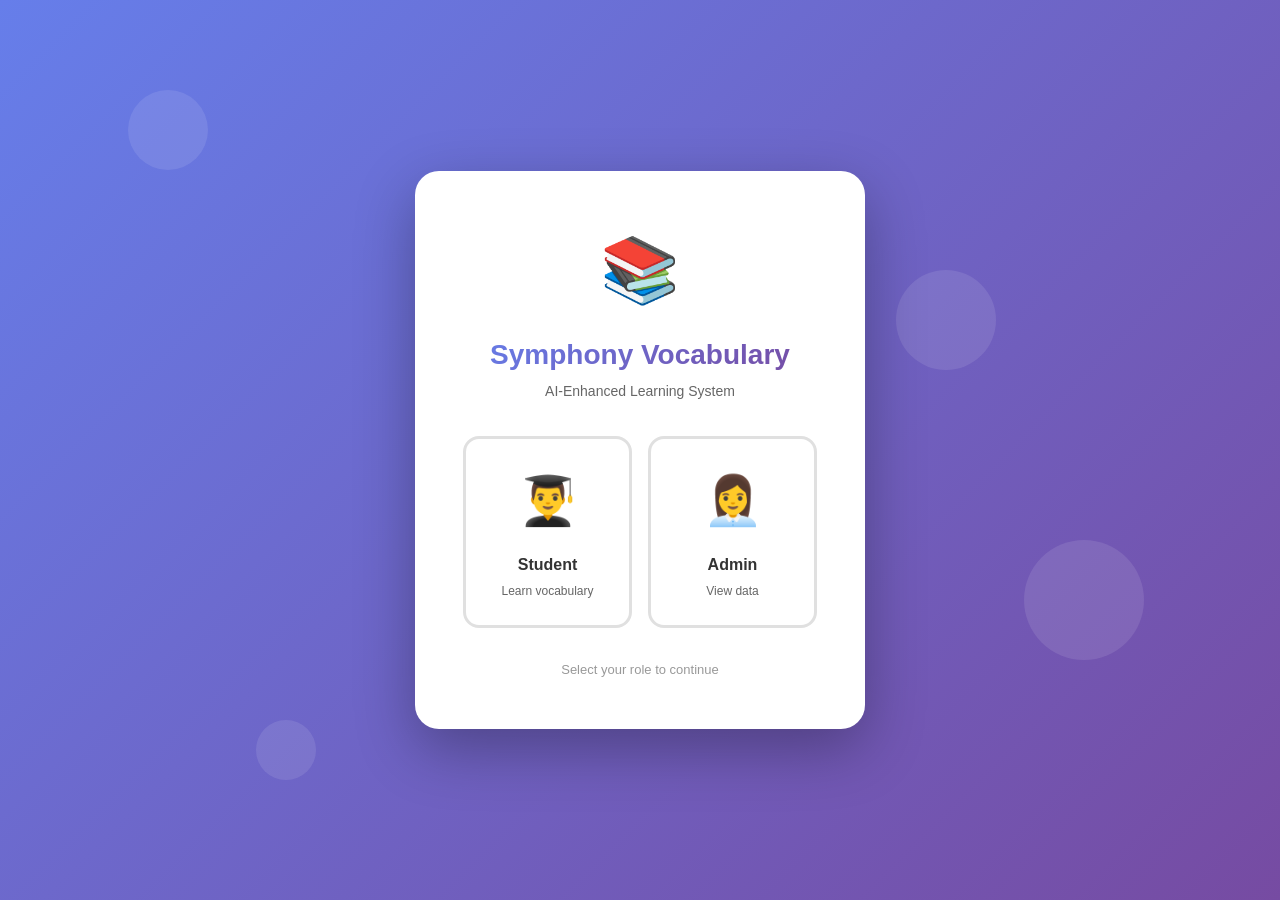
<file: student-dashboard.html>
<!DOCTYPE html>
<html lang="en">
<head>
    <meta charset="UTF-8">
    <meta name="viewport" content="width=device-width, initial-scale=1.0">
    <title>My Dashboard - Symphony Vocab</title>
    <style>
        * {
            margin: 0;
            padding: 0;
            box-sizing: border-box;
        }
        
        body {
            font-family: 'Segoe UI', Tahoma, Geneva, Verdana, sans-serif;
            background: #f5f7fa;
        }
        
        /* Header */
        .header {
            background: linear-gradient(135deg, #667eea 0%, #764ba2 100%);
            color: white;
            padding: 20px;
            box-shadow: 0 2px 10px rgba(0,0,0,0.1);
        }
        
        .header-content {
            max-width: 1200px;
            margin: 0 auto;
            display: flex;
            justify-content: space-between;
            align-items: center;
        }
        
        .user-info h2 {
            font-size: 24px;
            margin-bottom: 5px;
        }
        
        .user-info p {
            font-size: 14px;
            opacity: 0.9;
        }
        
        .logout-btn {
            padding: 10px 20px;
            background: rgba(255,255,255,0.2);
            border: 2px solid white;
            color: white;
            border-radius: 8px;
            cursor: pointer;
            font-size: 14px;
        }
        
        .logout-btn:hover {
            background: rgba(255,255,255,0.3);
        }
        
        /* Main Content */
        .container {
            max-width: 1200px;
            margin: 0 auto;
            padding: 30px 20px;
        }
        
        /* Progress Cards */
        .stats-grid {
            display: grid;
            grid-template-columns: repeat(auto-fit, minmax(250px, 1fr));
            gap: 20px;
            margin-bottom: 30px;
        }
        
        .stat-card {
            background: white;
            padding: 25px;
            border-radius: 15px;
            box-shadow: 0 2px 10px rgba(0,0,0,0.05);
        }
        
        .stat-card .icon {
            font-size: 36px;
            margin-bottom: 10px;
        }
        
        .stat-card h3 {
            font-size: 14px;
            color: #666;
            margin-bottom: 10px;
        }
        
        .stat-card .value {
            font-size: 32px;
            font-weight: bold;
            color: #333;
        }
        
        /* Progress Bar */
        .progress-section {
            background: white;
            padding: 30px;
            border-radius: 15px;
            box-shadow: 0 2px 10px rgba(0,0,0,0.05);
            margin-bottom: 30px;
        }
        
        .progress-section h2 {
            margin-bottom: 20px;
            color: #333;
        }
        
        .progress-bar {
            background: #e0e0e0;
            height: 40px;
            border-radius: 20px;
            overflow: hidden;
            margin-bottom: 10px;
        }
        
        .progress-fill {
            background: linear-gradient(90deg, #667eea, #764ba2);
            height: 100%;
            display: flex;
            align-items: center;
            justify-content: center;
            color: white;
            font-weight: bold;
            transition: width 0.5s;
        }
        
        /* Choice Menu - SDT AUTONOMY */
        .choice-menu {
            background: white;
            padding: 30px;
            border-radius: 15px;
            box-shadow: 0 2px 10px rgba(0,0,0,0.05);
            margin-bottom: 30px;
        }
        
        .choice-menu h2 {
            margin-bottom: 20px;
            color: #333;
        }
        
        .choice-grid {
            display: grid;
            grid-template-columns: repeat(auto-fit, minmax(200px, 1fr));
            gap: 15px;
        }
        
        .choice-card {
            padding: 30px 20px;
            border: 2px solid #e0e0e0;
            border-radius: 15px;
            text-align: center;
            cursor: pointer;
            transition: all 0.3s;
            text-decoration: none;
            color: #333;
        }
        
        .choice-card:hover {
            border-color: #667eea;
            background: #f8f9ff;
            transform: translateY(-5px);
        }
        
        .choice-card .icon {
            font-size: 48px;
            margin-bottom: 15px;
        }
        
        .choice-card h3 {
            font-size: 18px;
            margin-bottom: 8px;
        }
        
        .choice-card p {
            font-size: 14px;
            color: #666;
        }
        
        /* Badges */
        .badges-section {
            background: white;
            padding: 30px;
            border-radius: 15px;
            box-shadow: 0 2px 10px rgba(0,0,0,0.05);
        }
        
        .badges-section h2 {
            margin-bottom: 20px;
            color: #333;
        }
        
        .badges-grid {
            display: grid;
            grid-template-columns: repeat(auto-fill, minmax(120px, 1fr));
            gap: 15px;
        }
        
        .badge-item {
            padding: 20px;
            background: #f8f9fa;
            border-radius: 10px;
            text-align: center;
        }
        
        .badge-item.earned {
            background: linear-gradient(135deg, #ffeaa7, #fdcb6e);
        }
        
        .badge-item .badge-icon {
            font-size: 36px;
            margin-bottom: 8px;
        }
        
        .badge-item .badge-name {
            font-size: 12px;
            font-weight: 600;
            color: #333;
        }
        
        .badge-item.locked {
            opacity: 0.4;
        }
    </style>
</head>
<body>

<!-- Header -->
<div class="header">
    <div class="header-content">
        <div class="user-info">
            <h2>Welcome back, <span id="studentName"></span>! 👋</h2>
            <p>Ready to learn some vocabulary today?</p>
        </div>
        <button class="logout-btn" onclick="logout()">Logout</button>
    </div>
</div>

<!-- Main Content -->
<div class="container">
    
    <!-- Stats Cards - SDT COMPETENCE -->
    <div class="stats-grid">
        <div class="stat-card">
            <div class="icon">📚</div>
            <h3>Words Learned</h3>
            <div class="value" id="wordsLearned">0</div>
        </div>
        <div class="stat-card">
            <div class="icon">⚡</div>
            <h3>Total Points</h3>
            <div class="value" id="totalPoints">0</div>
        </div>
        <div class="stat-card">
            <div class="icon">🔥</div>
            <h3>Day Streak</h3>
            <div class="value" id="dayStreak">0</div>
        </div>
        <div class="stat-card">
            <div class="icon">⭐</div>
            <h3>Current Level</h3>
            <div class="value" id="currentLevel">1</div>
        </div>
    </div>
    
    <!-- Progress Bar -->
    <div class="progress-section">
        <h2>Unit 1: School & Learning Progress</h2>
        <div class="progress-bar">
            <div class="progress-fill" id="unitProgress" style="width: 0%">
                0 / 15 words
            </div>
        </div>
        <p style="color: #666; margin-top: 10px;">
            Keep going! You're making great progress! 🎯
        </p>
    </div>
    
    <!-- Choice Menu - SDT AUTONOMY SUPPORT -->
    <div class="choice-menu">
        <h2>What do you want to do today?</h2>
        <div class="choice-grid">
            <a href="learning.html?mode=learn" class="choice-card">
                <div class="icon">🎯</div>
                <h3>Learn New Words</h3>
                <p>Discover new vocabulary</p>
            </a>
            <a href="learning.html?mode=review" class="choice-card">
                <div class="icon">🔄</div>
                <h3>Review Words</h3>
                <p>Practice what you learned</p>
            </a>
            <a href="learning.html?mode=games" class="choice-card">
                <div class="icon">🎮</div>
                <h3>Play Games</h3>
                <p>Fun vocabulary activities</p>
            </a>
            <a href="learning.html?mode=quiz" class="choice-card">
                <div class="icon">📝</div>
                <h3>Take Quiz</h3>
                <p>Test your knowledge</p>
            </a>
        </div>
    </div>
    
    <!-- Badges - SDT COMPETENCE -->
    <div class="badges-section">
        <h2>Your Badges & Achievements 🏆</h2>
        <div class="badges-grid">
            <div class="badge-item locked" id="badge-first-word">
                <div class="badge-icon">🌟</div>
                <div class="badge-name">First Word</div>
            </div>
            <div class="badge-item locked" id="badge-fast-learner">
                <div class="badge-icon">⚡</div>
                <div class="badge-name">Fast Learner</div>
            </div>
            <div class="badge-item locked" id="badge-week-warrior">
                <div class="badge-icon">🔥</div>
                <div class="badge-name">Week Warrior</div>
            </div>
            <div class="badge-item locked" id="badge-unit-master">
                <div class="badge-icon">🎓</div>
                <div class="badge-name">Unit 1 Master</div>
            </div>
        </div>
    </div>
    
</div>

<script>
// AUTH CHECK
function checkAuth() {
    const currentUser = localStorage.getItem('currentUser');
    const userRole = localStorage.getItem('userRole');
    
    if (!currentUser || userRole !== 'student') {
        window.location.href = 'index.html';
        return;
    }
    
    loadStudentData(currentUser);
}

function loadStudentData(username) {
    const students = JSON.parse(localStorage.getItem('students') || '{}');
    const student = students[username];
    
    if (!student) {
        window.location.href = 'index.html';
        return;
    }
    
    // Display student info
    document.getElementById('studentName').textContent = username;
    document.getElementById('wordsLearned').textContent = student.wordsLearned || 0;
    document.getElementById('totalPoints').textContent = student.points || 0;
    document.getElementById('dayStreak').textContent = student.streak || 0;
    document.getElementById('currentLevel').textContent = student.level || 1;
    
    // Update progress bar
    const progress = ((student.wordsLearned || 0) / 15) * 100;
    document.getElementById('unitProgress').style.width = progress + '%';
    document.getElementById('unitProgress').textContent = `${student.wordsLearned || 0} / 15 words`;
    
    // Update badges
    updateBadges(student);
}

function updateBadges(student) {
    const badges = student.badges || [];
    
    badges.forEach(badgeId => {
        const badgeEl = document.getElementById('badge-' + badgeId);
        if (badgeEl) {
            badgeEl.classList.remove('locked');
            badgeEl.classList.add('earned');
        }
    });
}

function logout() {
    localStorage.removeItem('currentUser');
    localStorage.removeItem('userRole');
    window.location.href = 'index.html';
}

// Initialize
checkAuth();
</script>

</body>
</html>
</file>
<file: css/main.css>
/**
 * SYMPHONY VOCABULARY LEARNING SYSTEM
 * Main Stylesheet - Global Styles
 */

/* ============================================================================
   RESET & BASE STYLES
   ============================================================================ */

* {
    margin: 0;
    padding: 0;
    box-sizing: border-box;
}

:root {
    /* Color Palette */
    --primary-gradient-start: #667eea;
    --primary-gradient-end: #764ba2;
    --primary-solid: #667eea;
    --primary-dark: #5568d3;
    
    --success-color: #4caf50;
    --warning-color: #ff9800;
    --error-color: #f44336;
    --info-color: #2196f3;
    
    --text-primary: #333333;
    --text-secondary: #666666;
    --text-light: #999999;
    
    --bg-primary: #ffffff;
    --bg-secondary: #f5f7fa;
    --bg-tertiary: #e8ecef;
    
    --border-color: #e0e0e0;
    --border-color-hover: #667eea;
    
    /* Spacing Scale */
    --space-xs: 4px;
    --space-sm: 8px;
    --space-md: 16px;
    --space-lg: 24px;
    --space-xl: 32px;
    --space-xxl: 48px;
    
    /* Typography */
    --font-family: -apple-system, BlinkMacSystemFont, 'Segoe UI', Roboto, Oxygen, Ubuntu, Cantarell, sans-serif;
    --font-size-xs: 12px;
    --font-size-sm: 14px;
    --font-size-base: 16px;
    --font-size-lg: 18px;
    --font-size-xl: 24px;
    --font-size-xxl: 32px;
    --font-size-xxxl: 48px;
    
    /* Shadows */
    --shadow-sm: 0 2px 4px rgba(0, 0, 0, 0.05);
    --shadow-md: 0 4px 12px rgba(0, 0, 0, 0.08);
    --shadow-lg: 0 8px 24px rgba(0, 0, 0, 0.12);
    --shadow-xl: 0 16px 48px rgba(0, 0, 0, 0.16);
    
    /* Border Radius */
    --radius-sm: 8px;
    --radius-md: 12px;
    --radius-lg: 16px;
    --radius-xl: 24px;
    --radius-full: 9999px;
    
    /* Transitions */
    --transition-fast: 150ms ease;
    --transition-base: 250ms ease;
    --transition-slow: 350ms ease;
}

body {
    font-family: var(--font-family);
    font-size: var(--font-size-base);
    color: var(--text-primary);
    background: var(--bg-secondary);
    line-height: 1.6;
    -webkit-font-smoothing: antialiased;
    -moz-osx-font-smoothing: grayscale;
}

/* ============================================================================
   TYPOGRAPHY
   ============================================================================ */

h1, h2, h3, h4, h5, h6 {
    font-weight: 700;
    line-height: 1.2;
    margin-bottom: var(--space-md);
    color: var(--text-primary);
}

h1 { font-size: var(--font-size-xxxl); }
h2 { font-size: var(--font-size-xxl); }
h3 { font-size: var(--font-size-xl); }
h4 { font-size: var(--font-size-lg); }
h5 { font-size: var(--font-size-base); }
h6 { font-size: var(--font-size-sm); }

p {
    margin-bottom: var(--space-md);
    line-height: 1.8;
}

/* ============================================================================
   BUTTONS
   ============================================================================ */

.btn {
    display: inline-flex;
    align-items: center;
    justify-content: center;
    padding: var(--space-md) var(--space-xl);
    font-size: var(--font-size-base);
    font-weight: 600;
    border: none;
    border-radius: var(--radius-md);
    cursor: pointer;
    transition: all var(--transition-base);
    text-align: center;
    text-decoration: none;
    font-family: inherit;
}

.btn:disabled {
    opacity: 0.5;
    cursor: not-allowed;
}

.btn-primary {
    background: linear-gradient(135deg, var(--primary-gradient-start), var(--primary-gradient-end));
    color: white;
    box-shadow: var(--shadow-md);
}

.btn-primary:hover:not(:disabled) {
    transform: translateY(-2px);
    box-shadow: var(--shadow-lg);
}

.btn-success {
    background: var(--success-color);
    color: white;
}

.btn-outline {
    background: transparent;
    border: 2px solid var(--primary-solid);
    color: var(--primary-solid);
}

.btn-outline:hover:not(:disabled) {
    background: var(--primary-solid);
    color: white;
}

.btn-lg {
    padding: var(--space-lg) var(--space-xxl);
    font-size: var(--font-size-lg);
}

.btn-sm {
    padding: var(--space-sm) var(--space-md);
    font-size: var(--font-size-sm);
}

/* ============================================================================
   CARDS
   ============================================================================ */

.card {
    background: var(--bg-primary);
    border-radius: var(--radius-lg);
    box-shadow: var(--shadow-sm);
    padding: var(--space-xl);
    transition: box-shadow var(--transition-base);
}

.card:hover {
    box-shadow: var(--shadow-md);
}

/* ============================================================================
   PROGRESS BARS
   ============================================================================ */

.progress-container {
    margin: var(--space-lg) 0;
}

.progress-label {
    display: flex;
    justify-content: space-between;
    margin-bottom: var(--space-sm);
    font-size: var(--font-size-sm);
    font-weight: 600;
    color: var(--text-secondary);
}

.progress-bar {
    width: 100%;
    height: 40px;
    background: var(--bg-tertiary);
    border-radius: var(--radius-full);
    overflow: hidden;
    position: relative;
}

.progress-fill {
    height: 100%;
    background: linear-gradient(90deg, var(--primary-gradient-start), var(--primary-gradient-end));
    border-radius: var(--radius-full);
    transition: width 800ms cubic-bezier(0.4, 0, 0.2, 1);
    display: flex;
    align-items: center;
    justify-content: center;
    color: white;
    font-weight: 700;
    font-size: var(--font-size-base);
}

/* ============================================================================
   BADGES
   ============================================================================ */

.badge {
    display: inline-flex;
    align-items: center;
    padding: var(--space-xs) var(--space-md);
    font-size: var(--font-size-xs);
    font-weight: 700;
    text-transform: uppercase;
    letter-spacing: 0.5px;
    border-radius: var(--radius-full);
    background: var(--bg-tertiary);
    color: var(--text-secondary);
}

.badge-primary {
    background: linear-gradient(135deg, var(--primary-gradient-start), var(--primary-gradient-end));
    color: white;
}

/* ============================================================================
   FORMS
   ============================================================================ */

.form-group {
    margin-bottom: var(--space-lg);
}

.form-label {
    display: block;
    margin-bottom: var(--space-sm);
    font-weight: 600;
    font-size: var(--font-size-sm);
    color: var(--text-primary);
}

.form-input {
    width: 100%;
    padding: var(--space-md);
    font-size: var(--font-size-base);
    font-family: inherit;
    border: 2px solid var(--border-color);
    border-radius: var(--radius-md);
    background: var(--bg-primary);
    transition: all var(--transition-base);
}

.form-input:focus {
    outline: none;
    border-color: var(--border-color-hover);
    box-shadow: 0 0 0 4px rgba(102, 126, 234, 0.1);
}

/* ============================================================================
   ALERTS
   ============================================================================ */

.alert {
    padding: var(--space-lg);
    border-radius: var(--radius-md);
    margin-bottom: var(--space-lg);
    border-left: 4px solid;
}

.alert-success {
    background: #e8f5e9;
    border-color: var(--success-color);
    color: #2e7d32;
}

.alert-error {
    background: #ffebee;
    border-color: var(--error-color);
    color: #c62828;
}

/* ============================================================================
   MODALS
   ============================================================================ */

.modal-overlay {
    position: fixed;
    top: 0;
    left: 0;
    width: 100%;
    height: 100%;
    background: rgba(0, 0, 0, 0.5);
    backdrop-filter: blur(4px);
    display: flex;
    align-items: center;
    justify-content: center;
    z-index: 9999;
    opacity: 0;
    pointer-events: none;
    transition: opacity var(--transition-base);
}

.modal-overlay.active {
    opacity: 1;
    pointer-events: all;
}

.modal-content {
    background: var(--bg-primary);
    border-radius: var(--radius-xl);
    box-shadow: var(--shadow-xl);
    max-width: 600px;
    width: 90%;
    max-height: 90vh;
    overflow-y: auto;
}

/* ============================================================================
   UTILITY CLASSES
   ============================================================================ */

.hidden { display: none !important; }
.text-center { text-align: center; }

/* ============================================================================
   ANIMATIONS
   ============================================================================ */

@keyframes fadeIn {
    from { opacity: 0; transform: translateY(20px); }
    to { opacity: 1; transform: translateY(0); }
}

@keyframes slideUp {
    from { opacity: 0; transform: translateY(50px); }
    to { opacity: 1; transform: translateY(0); }
}

@keyframes pulse {
    0%, 100% { transform: scale(1); }
    50% { transform: scale(1.05); }
}

@keyframes spin {
    to { transform: rotate(360deg); }
}

.animate-fade-in {
    animation: fadeIn 600ms ease-out;
}

.animate-slide-up {
    animation: slideUp 600ms ease-out;
}

/* ============================================================================
   RESPONSIVE DESIGN
   ============================================================================ */

@media (max-width: 768px) {
    :root {
        --font-size-xxxl: 36px;
        --font-size-xxl: 28px;
        --font-size-xl: 20px;
    }
}

/* ============================================================================
   LOADING STATES
   ============================================================================ */

.loading-overlay {
    position: fixed;
    top: 0;
    left: 0;
    width: 100%;
    height: 100%;
    background: rgba(0, 0, 0, 0.7);
    display: flex;
    align-items: center;
    justify-content: center;
    z-index: 99999;
}

.spinner {
    width: 50px;
    height: 50px;
    border: 4px solid rgba(255, 255, 255, 0.3);
    border-top-color: white;
    border-radius: 50%;
    animation: spin 1s linear infinite;
}
</file>
